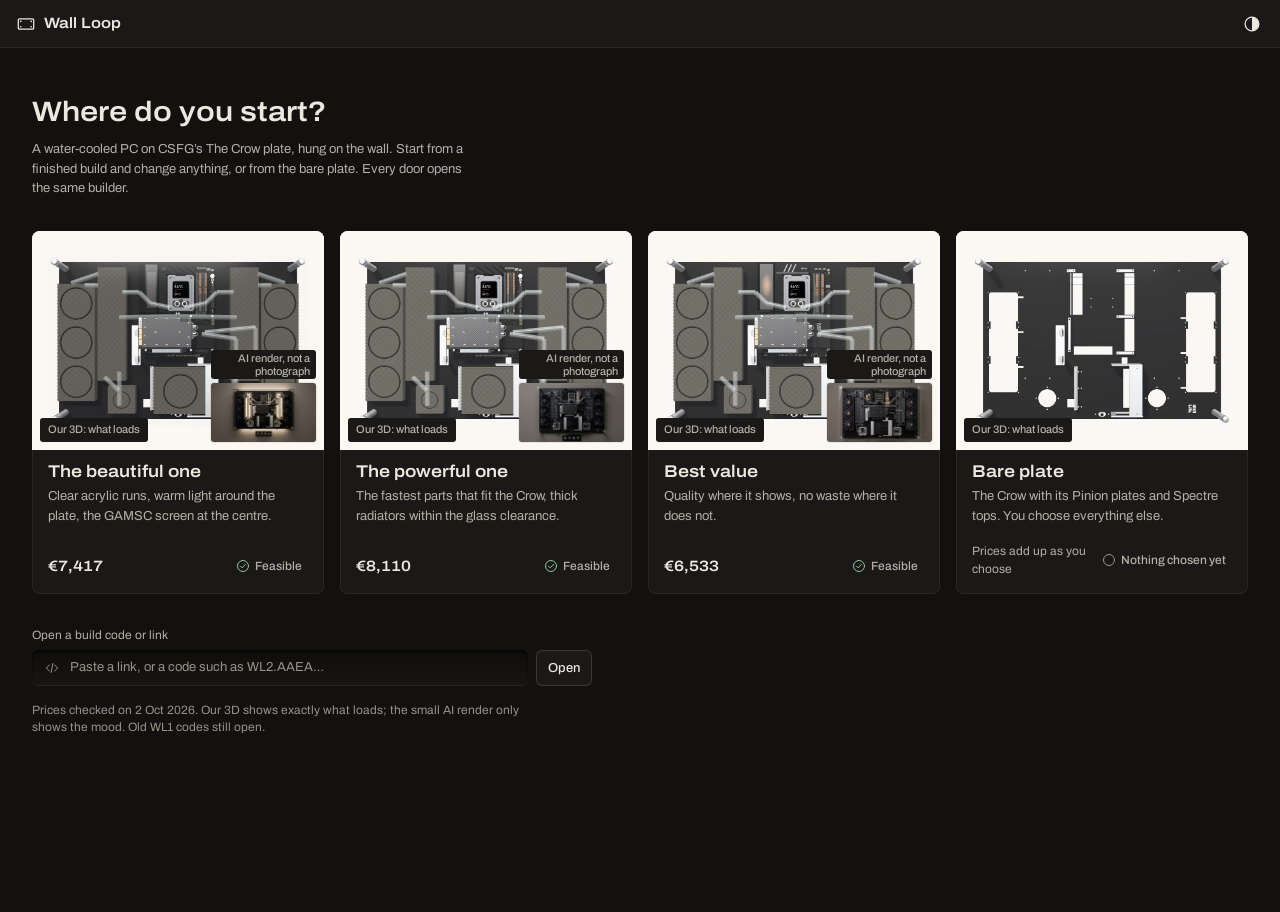
<file: next/index.html>
<!doctype html>
<html lang="en" data-theme="dark">
<head>
    <meta name="robots" content="noindex">
  <meta charset="utf-8">
  <meta name="viewport" content="width=device-width, initial-scale=1, viewport-fit=cover">
  <title>Wall Loop</title>
  <meta name="description" content="Design a custom water-cooled PC on the CSFG Crow wall plate, part by part, with an honest 3D model.">
  <meta name="theme-color" content="#1a1917">
  <link rel="icon" type="image/svg+xml" href="./favicon.svg">
  <!-- Archivo is self-hosted (DESIGN v2 section 3, OFL in fonts/OFL.txt): no third-party request -->
  <link rel="preload" href="./fonts/archivo-latin.woff2" as="font" type="font/woff2" crossorigin>
  <script>try { var t = localStorage.getItem('wallloop.v2.theme'); if (t === 'light' || t === 'dark') document.documentElement.setAttribute('data-theme', t); } catch (e) {}</script>
  <!-- pre-paint colours mirror design/tokens.css (--ground, --ink-3, --ink) so the first frame has the right theme -->
  <style>html,body{background:#121110;margin:0}html[data-theme=light],html[data-theme=light] body{background:#e3e2de}#app>.boot{color:#979187;place-items:center;height:100dvh;font:13px Archivo,system-ui,sans-serif;display:grid}.boot-error{color:#ece7df;padding:24px;font:13px Archivo,system-ui,sans-serif}</style>
  <script type="module" crossorigin src="./assets/index-BLSzAyOE.js"></script>
  <link rel="stylesheet" crossorigin href="./assets/index-BWC8aKod.css">
</head>
<body>
  <div id="app"><div class="boot">Loading the builder…</div></div>
</body>
</html>
</file>
<file: next/assets/index-BWC8aKod.css>
:root,[data-theme=dark]{--lightningcss-light: ;--lightningcss-dark:initial;color-scheme:dark;--ground:#121110;--panel:#1a1917;--panel-hi:#22201e;--panel-lo:#151413;--socket-a:#0e0d0c;--socket-b:#171614;--socket-hi-a:#151413;--socket-hi-b:#201e1c;--socket-lo-a:#080707;--socket-lo-b:#0d0c0b;--line:#2a2825;--line-2:#3a3733;--ink:#ece7df;--ink-2:#b5afa5;--ink-3:#979187;--accent:#ece7df;--on-accent:#191816;--accent-a:#f5f1ea;--accent-b:#d6d0c5;--ring:#ece7df73;--sel:var(--accent);--fit:#90c19a;--fit-tint:#90c19a1f;--check:#ddb05a;--check-tint:#ddb05a21;--fail:#f08270;--fail-tint:#f0827024;--ghost-hi:#ffffff1a;--ghost-lo:#00000059;--knob-a:#4a4640;--knob-b:#36332f;--scrim:#0807069e;--tile:#e5e2dd;--tile-line:#00000014;--wall-studio:#ecebe9;--wall-dark:#201f1e;--on-tile:#4f4c46;--sunken:inset 0 2px 3px #0009, inset 0 -1px 0 #ffffff12;--sunken-hi:inset 0 2px 3px #00000080, inset 0 -1px 0 #ffffff17;--sunken-lo:inset 0 3px 4px #000000b3, inset 0 -1px 0 #ffffff0d;--raised:inset 0 1px 0 #ffffff8c, inset 0 -2px 0 #00000047;--raised-knob:inset 0 1px 0 #ffffff1f, inset 0 -2px 0 #00000059;--pressed:inset 0 2px 3px #00000059;--float:0 6px 18px #00000059;--float-up:0 -6px 18px #00000059;--font:"Archivo", ui-sans-serif, system-ui, -apple-system, "Segoe UI", sans-serif;--wide:112.5%;--fs-11:11px;--fs-12:12px;--fs-13:13px;--fs-15:15px;--fs-17:17px;--fs-22:22px;--fs-28:28px;--fw-400:400;--fw-500:500;--fw-600:600;--lh-tight:1.15;--lh-text:1.5;--s-2:2px;--s-4:4px;--s-6:6px;--s-8:8px;--s-12:12px;--s-16:16px;--s-20:20px;--s-24:24px;--s-32:32px;--s-48:48px;--r-3:3px;--r-6:6px;--r-8:8px;--r-10:10px;--r-14:14px;--h-24:24px;--h-28:28px;--h-32:32px;--h-36:36px;--h-44:44px;--h-48:48px;--h-56:56px;--i-16:16px;--i-20:20px;--i-24:24px;--tile-desk:64px;--tile-phone:56px;--tile-inspect:320px;--bar:48px;--rail:224px;--side:456px;--gutter:16px;--ease:cubic-bezier(.4,0,.2,1);--t-100:.1s;--t-120:.12s;--t-200:.2s;--t-280:.28s;--travel:24px;--stagger:40ms}[data-theme=light]{--lightningcss-light:initial;--lightningcss-dark: ;color-scheme:light;--ground:#e3e2de;--panel:#f2f1ee;--panel-hi:#e9e8e4;--panel-lo:#e1e0dc;--socket-a:#e0dfdb;--socket-b:#ebeae6;--socket-hi-a:#e6e5e1;--socket-hi-b:#f1f0ec;--socket-lo-a:#d3d2ce;--socket-lo-b:#dcdbd7;--line:#d8d6d0;--line-2:#c2bfb8;--ink:#1c1b19;--ink-2:#4f4c46;--ink-3:#64615b;--accent:#1c1b19;--on-accent:#f2f1ee;--accent-a:#3a3834;--accent-b:#151412;--ring:#1c1b1999;--fit:#27663c;--check:#735205;--fail:#a62f25;--fit-tint:#27663c1a;--check-tint:#7352051c;--fail-tint:#a62f251a;--ghost-hi:#0000000f;--ghost-lo:#00000021;--knob-a:#fff;--knob-b:#ecebe7;--scrim:#1c1b196b;--sunken:inset 0 2px 3px #00000021, inset 0 -1px 0 #ffffffbf;--sunken-hi:inset 0 2px 3px #0000001a, inset 0 -1px 0 #ffffffd9;--sunken-lo:inset 0 3px 4px #0000002e, inset 0 -1px 0 #fff9;--raised:inset 0 1px 0 #ffffff29, inset 0 -2px 0 #00000073;--raised-knob:inset 0 1px 0 #ffffffe6, inset 0 -2px 0 #0000001a;--pressed:inset 0 2px 3px #0000002e;--float:0 6px 18px #1c1b1924;--float-up:0 -6px 18px #1c1b1924}@media (prefers-reduced-motion:reduce){:root{--t-200:.12s;--t-280:0s;--travel:0px;--stagger:0s}}@font-face{font-family:Archivo;font-style:normal;font-weight:400 600;font-stretch:62% 125%;font-display:swap;src:url(../fonts/archivo-latin.woff2)format("woff2");unicode-range:U+??,U+131,U+152-153,U+2BB-2BC,U+2C6,U+2DA,U+2DC,U+304,U+308,U+329,U+2000-206F,U+20AC,U+2122,U+2191,U+2193,U+2212,U+2215,U+FEFF,U+FFFD}@font-face{font-family:Archivo;font-style:normal;font-weight:400 600;font-stretch:62% 125%;font-display:swap;src:url(../fonts/archivo-latin-ext.woff2)format("woff2");unicode-range:U+100-2BA,U+2BD-2C5,U+2C7-2CC,U+2CE-2D7,U+2DD-2FF,U+304,U+308,U+329,U+1D00-1DBF,U+1E00-1E9F,U+1EF2-1EFF,U+2020,U+20A0-20AB,U+20AD-20C0,U+2113,U+2C60-2C7F,U+A720-A7FF}*,:before,:after{box-sizing:border-box}[hidden]{display:none!important}html,body{height:100%;margin:0}body{background:var(--ground);color:var(--ink);font-family:var(--font);font-size:var(--fs-13);line-height:var(--lh-text);-webkit-font-smoothing:antialiased;text-rendering:optimizelegibility}button{font:inherit;color:inherit}h1,h2,h3,p{margin:0}h1,h2{text-wrap:balance}.num{font-variant-numeric:tabular-nums}.sr-only{clip:rect(0 0 0 0);white-space:nowrap;border:0;width:1px;height:1px;margin:-1px;padding:0;overflow:hidden;position:absolute!important}:focus-visible{outline:2px solid var(--accent);outline-offset:2px}.ic{width:var(--i-16);height:var(--i-16);fill:none;stroke:currentColor;stroke-width:1.5px;stroke-linecap:round;stroke-linejoin:round;flex:none}.ic .f{fill:currentColor;stroke:none}.ic-20{width:var(--i-20);height:var(--i-20)}.ic-24{width:var(--i-24);height:var(--i-24)}.btn{justify-content:center;align-items:center;gap:var(--s-6);height:var(--h-32);padding:0 var(--s-12);border-radius:var(--r-6);font-size:var(--fs-13);font-weight:var(--fw-500);white-space:nowrap;cursor:pointer;touch-action:manipulation;-webkit-tap-highlight-color:transparent;transition:background-color var(--t-120) var(--ease), color var(--t-120) var(--ease), filter var(--t-120) var(--ease);background:0 0;border:0;line-height:1;display:inline-flex}.btn-ghost{color:var(--ink)}.btn-ghost:hover{background:var(--ghost-hi)}.btn-ghost:active{background:var(--ghost-lo)}.btn-icon{width:var(--h-32);padding:0}.btn-primary{height:var(--h-36);padding:0 var(--s-16);background:linear-gradient(var(--accent-a), var(--accent-b));color:var(--on-accent);box-shadow:var(--raised)}.btn-primary:hover{filter:brightness(1.08)}.btn-primary:active{box-shadow:var(--pressed);transform:translateY(1px)}.btn-outline{min-height:var(--h-32);height:auto;padding:var(--s-6) var(--s-12);background:var(--panel);box-shadow:inset 0 0 0 1px var(--line-2);color:var(--ink);line-height:var(--lh-tight)}.btn-outline:hover{background:var(--panel-hi)}.btn-outline:active{background:var(--panel-lo)}.btn-outline:focus-visible{outline:1px solid var(--ring);outline-offset:2px}.btn:disabled,.btn[aria-disabled=true]{opacity:.5;cursor:default;filter:none;background:0 0;transform:none}.btn-primary:disabled{background:var(--panel-hi);color:var(--ink-2);box-shadow:none}.seg{padding:var(--s-2);height:var(--h-32);border-radius:var(--r-10);background:linear-gradient(var(--socket-a), var(--socket-b));box-shadow:var(--sunken);display:inline-flex;position:relative}.seg button{align-items:center;gap:var(--s-6);height:var(--h-28);padding:0 var(--s-12);border-radius:var(--r-8);color:var(--ink-2);font-size:var(--fs-12);font-weight:var(--fw-500);cursor:pointer;white-space:nowrap;transition:color var(--t-120) var(--ease);background:0 0;border:0;line-height:1;display:inline-flex;position:relative}.seg button:hover{color:var(--ink)}.seg button[aria-pressed=true]{color:var(--ink);background:linear-gradient(var(--knob-a), var(--knob-b));box-shadow:var(--raised-knob)}@media (prefers-reduced-motion:reduce){*,:before,:after{transition-duration:0s!important;animation-duration:0s!important}}.pop.svelte-18a5b8a{z-index:40;overscroll-behavior:contain;border-radius:var(--r-8);background:var(--panel);max-width:calc(100vw - 16px);max-height:calc(100dvh - 72px);box-shadow:var(--float), inset 0 0 0 1px var(--line);color:var(--ink);opacity:0;transform-origin:100% 0;visibility:hidden;pointer-events:none;transition:opacity var(--t-200) var(--ease), transform var(--t-200) var(--ease), visibility 0s linear var(--t-200);outline:none;position:fixed;overflow:auto;transform:scale(.96)}.pop.is-start.svelte-18a5b8a{transform-origin:0 0}.pop.is-open.svelte-18a5b8a{opacity:1;visibility:visible;pointer-events:auto;transition:opacity var(--t-200) var(--ease), transform var(--t-200) var(--ease);transform:none}@media (max-width:719px){.pop.svelte-18a5b8a{border-radius:var(--r-14) var(--r-14) 0 0;max-width:none;max-height:78dvh;padding-bottom:env(safe-area-inset-bottom);transform:translateY(var(--travel));transition:opacity var(--t-200) var(--ease), transform var(--t-280) var(--ease), visibility 0s linear var(--t-280);bottom:0;width:auto!important;top:auto!important;left:0!important;right:0!important}.pop.is-open.svelte-18a5b8a{transition:opacity var(--t-280) var(--ease), transform var(--t-280) var(--ease);transform:none}}.name.svelte-10fgbps{gap:var(--s-6);min-width:0;padding:0 var(--s-6) 0 var(--s-8);font-size:var(--fs-13);font-weight:var(--fw-500)}.bn.svelte-10fgbps{text-overflow:ellipsis;overflow:hidden}.tag.svelte-10fgbps{font-size:var(--fs-11);font-weight:var(--fw-500);color:var(--ink-2);opacity:0;transition:opacity var(--t-200) var(--ease);line-height:1}.tag.is-on.svelte-10fgbps{opacity:1}.menu.svelte-10fgbps{padding:var(--s-4);display:grid}.menu.is-hidden.svelte-10fgbps{display:none}.item.svelte-10fgbps{align-items:center;gap:var(--s-8);height:var(--h-32);padding:0 var(--s-8);border-radius:var(--r-6);color:var(--ink);font-size:var(--fs-13);text-align:left;cursor:pointer;transition:background-color var(--t-120) var(--ease);background:0 0;border:0;display:flex}.item.svelte-10fgbps:hover{background:var(--panel-hi)}.item.svelte-10fgbps:active{background:var(--panel-lo)}.item.svelte-10fgbps:focus-visible{box-shadow:inset 0 0 0 1px var(--ring);outline:none}.form.svelte-10fgbps{gap:var(--s-8);padding:var(--s-16);display:grid}.label.svelte-10fgbps{font-size:var(--fs-12);color:var(--ink-2)}.field.svelte-10fgbps{height:var(--h-36);padding:0 var(--s-12);border-radius:var(--r-6);background:linear-gradient(var(--socket-a), var(--socket-b));box-shadow:var(--sunken);color:var(--ink);font:inherit;font-size:var(--fs-13);border:0}.field.svelte-10fgbps::placeholder{color:var(--ink-3)}.field.svelte-10fgbps:focus-visible{outline:1px solid var(--ring);outline-offset:2px}.field.is-error.svelte-10fgbps{box-shadow:var(--sunken), inset 0 0 0 1px var(--fail)}.hint.svelte-10fgbps{font-size:var(--fs-12);color:var(--ink-3);line-height:1.4}.error.svelte-10fgbps{font-size:var(--fs-12);color:var(--fail);line-height:1.4}.actions.svelte-10fgbps{justify-content:flex-end;gap:var(--s-4);margin-top:var(--s-4);display:flex}.small.svelte-10fgbps{height:var(--h-32);padding:0 var(--s-12)}@media (max-width:719px){.tag.svelte-10fgbps{display:none}.item.svelte-10fgbps{height:var(--h-44)}.field.svelte-10fgbps{height:var(--h-44);font-size:var(--fs-17)}.actions.svelte-10fgbps .btn{height:var(--h-44)}}.share.svelte-hqpccj{gap:var(--s-12);padding:var(--s-16);display:grid}.title.svelte-hqpccj{font-size:var(--fs-15);font-weight:var(--fw-600);font-stretch:var(--wide);line-height:var(--lh-tight)}.lede.svelte-hqpccj{margin-top:calc(-1 * var(--s-8));font-size:var(--fs-13);color:var(--ink-2);line-height:var(--lh-text)}.wide.svelte-hqpccj{width:100%}.code-row.svelte-hqpccj{gap:var(--s-6) var(--s-8);grid-template-columns:minmax(0,1fr) auto;grid-template-areas:"label label""code copy";align-items:center;display:grid}.code-label.svelte-hqpccj{font-size:var(--fs-12);color:var(--ink-3);grid-area:label}.code.svelte-hqpccj{gap:var(--s-2) var(--s-6);min-height:var(--h-36);padding:var(--s-8) var(--s-12);border-radius:var(--r-6);background:linear-gradient(var(--socket-a), var(--socket-b));box-shadow:var(--sunken);font-size:var(--fs-13);font-weight:var(--fw-500);color:var(--ink);-webkit-user-select:all;user-select:all;line-height:var(--lh-tight);flex-wrap:wrap;grid-area:code;display:flex}.code.svelte-hqpccj:focus-visible{outline:1px solid var(--ring);outline-offset:2px}.pending.svelte-hqpccj{color:var(--ink-3);font-weight:var(--fw-400)}.code-row.svelte-hqpccj .btn{grid-area:copy}.note.svelte-hqpccj{gap:var(--s-6);padding:var(--s-8) var(--s-12);border-radius:var(--r-6);background:var(--panel-lo);font-size:var(--fs-12);color:var(--ink-2);align-items:flex-start;line-height:1.4;display:flex}.note.svelte-hqpccj .ic{flex:none;margin-top:1px}.fine.svelte-hqpccj{font-size:var(--fs-12);color:var(--ink-3);line-height:1.4}@media (max-width:719px){.share.svelte-hqpccj{padding:var(--s-16) var(--s-16) var(--s-24)}.wide.svelte-hqpccj,.code-row.svelte-hqpccj .btn{height:var(--h-44)}}.hist.svelte-12f2ejn{gap:var(--s-8);padding:var(--s-16) var(--s-8) var(--s-12);display:grid}.title.svelte-12f2ejn{padding:0 var(--s-8);font-size:var(--fs-15);font-weight:var(--fw-600);font-stretch:var(--wide);line-height:var(--lh-tight)}.lede.svelte-12f2ejn{padding:0 var(--s-8);font-size:var(--fs-12);color:var(--ink-3);line-height:1.4}.empty.svelte-12f2ejn{margin:var(--s-4) var(--s-8) 0;padding:var(--s-12);border-radius:var(--r-8);border:1px dashed var(--line-2);font-size:var(--fs-13);color:var(--ink-2);line-height:var(--lh-text)}.rows.svelte-12f2ejn{gap:var(--s-2);overscroll-behavior:contain;max-height:420px;margin:0;padding:0;list-style:none;display:grid;overflow:auto}.row.svelte-12f2ejn{gap:var(--s-2) var(--s-8);width:100%;padding:var(--s-6) var(--s-8);border-radius:var(--r-6);color:var(--ink);text-align:left;cursor:pointer;transition:background-color var(--t-120) var(--ease);background:0 0;border:0;grid-template-columns:minmax(0,1fr) auto;grid-template-areas:"what now""meta now";align-items:center;display:grid}.row.svelte-12f2ejn:hover:not(:disabled){background:var(--panel-hi)}.row.svelte-12f2ejn:active:not(:disabled){background:var(--panel-lo)}.row.svelte-12f2ejn:focus-visible{box-shadow:inset 0 0 0 1px var(--ring);outline:none}.row.svelte-12f2ejn:disabled{cursor:default;background:var(--panel-lo)}.what.svelte-12f2ejn{font-size:var(--fs-13);line-height:var(--lh-tight);grid-area:what}.meta.svelte-12f2ejn{font-size:var(--fs-12);color:var(--ink-3);line-height:var(--lh-tight);grid-area:meta}.now.svelte-12f2ejn{align-items:center;gap:var(--s-4);font-size:var(--fs-12);font-weight:var(--fw-500);color:var(--ink);grid-area:now;display:inline-flex}.row.is-undone.svelte-12f2ejn .what:where(.svelte-12f2ejn){color:var(--ink-2)}.fine.svelte-12f2ejn{padding:0 var(--s-8);font-size:var(--fs-12);color:var(--ink-3)}@media (max-width:719px){.row.svelte-12f2ejn{min-height:var(--h-44)}.rows.svelte-12f2ejn{max-height:none}}.topbar.svelte-nmgmbz{z-index:5;align-items:center;gap:var(--s-12);height:var(--bar);padding:0 var(--s-12) 0 var(--s-16);background:var(--panel);border-bottom:1px solid var(--line);display:flex;position:relative}.brand.svelte-nmgmbz{align-items:center;gap:var(--s-8);font-size:var(--fs-15);font-weight:var(--fw-600);font-stretch:var(--wide);line-height:var(--lh-tight);white-space:nowrap;display:flex}.sep.svelte-nmgmbz{width:1px;height:var(--h-24);background:var(--line-2)}.buildname.svelte-nmgmbz{min-width:0;margin-left:calc(-1 * var(--s-4));display:flex}.actions.svelte-nmgmbz{align-items:center;gap:var(--s-4);margin-left:auto;display:flex}.vsep.svelte-nmgmbz{width:1px;height:var(--h-24);background:var(--line);margin:0 var(--s-8)}.pill.svelte-nmgmbz{align-items:center;gap:var(--s-6);height:var(--h-32);padding:0 var(--s-12) 0 var(--s-8);border-radius:var(--r-14);box-shadow:inset 0 0 0 1px var(--line-2);color:var(--ink);font-size:var(--fs-13);font-weight:var(--fw-500);white-space:nowrap;transition:background-color var(--t-120) var(--ease), color var(--t-120) var(--ease);line-height:1;display:inline-flex}.pill.is-fits.svelte-nmgmbz .ic{color:var(--fit)}.pill.is-caution.svelte-nmgmbz,.pill.is-route.svelte-nmgmbz{background:var(--check-tint);color:var(--check);box-shadow:none}.pill.is-fail.svelte-nmgmbz{background:var(--fail-tint);color:var(--fail);box-shadow:none}.money.svelte-nmgmbz{align-items:center;column-gap:var(--s-8);margin:0 var(--s-4) 0 var(--s-12);grid-template-rows:auto auto;grid-template-columns:auto auto;display:grid}.total.svelte-nmgmbz{text-align:right;min-width:72px;font-size:var(--fs-17);font-weight:var(--fw-600);font-stretch:var(--wide);line-height:var(--lh-tight);grid-row:1}.band.svelte-nmgmbz{width:48px;height:10px;margin-top:var(--s-2);grid-area:2/1;justify-self:end;position:relative}.track.svelte-nmgmbz{background:var(--line-2);border-radius:2px;height:4px;position:absolute;top:3px;left:0;right:0}.tick.svelte-nmgmbz{background:var(--ink);border-radius:1px;width:2px;height:10px;position:absolute;top:0;left:0}.band.is-off.svelte-nmgmbz .track:where(.svelte-nmgmbz){background:var(--check-tint)}.band.is-off.svelte-nmgmbz .tick:where(.svelte-nmgmbz){background:var(--check)}.off.svelte-nmgmbz{font-size:var(--fs-12);font-weight:var(--fw-500);color:var(--check);white-space:nowrap;grid-area:1/2/span 2}.phone.svelte-nmgmbz{display:none}@media (max-width:719px){.topbar.svelte-nmgmbz{height:var(--h-44);gap:var(--s-4);padding:0 var(--s-4);position:sticky;top:0}.brand.svelte-nmgmbz,.desk.svelte-nmgmbz{display:none}.phone.svelte-nmgmbz{display:inline-flex}.buildname.svelte-nmgmbz{flex:1;margin-left:0}.money.svelte-nmgmbz{margin:0 var(--s-4)}.total.svelte-nmgmbz{min-width:0;font-size:var(--fs-15)}.pill.svelte-nmgmbz{height:var(--h-28);padding:0 var(--s-8) 0 var(--s-6);font-size:var(--fs-12)}.pill.is-fits.svelte-nmgmbz{box-shadow:none;padding:0 var(--s-4)}.pill.is-fits.svelte-nmgmbz .pill-txt:where(.svelte-nmgmbz){clip:rect(0 0 0 0);white-space:nowrap;width:1px;height:1px;position:absolute;overflow:hidden}.share.svelte-nmgmbz,.actions.svelte-nmgmbz .btn-icon{width:var(--h-44);height:var(--h-44);padding:0}.share-label.svelte-nmgmbz{clip:rect(0 0 0 0);white-space:nowrap;width:1px;height:1px;position:absolute;overflow:hidden}}.rail.svelte-11d7bbp{background:var(--panel);flex-direction:column;height:100%;min-height:0;display:flex}.rail-head.svelte-11d7bbp{align-items:flex-start;gap:var(--s-4);padding:var(--s-16) var(--s-12) var(--s-8) var(--s-16);display:flex}.rail-title.svelte-11d7bbp{flex:1;min-width:0}h2.svelte-11d7bbp{font-size:var(--fs-15);font-weight:var(--fw-600);font-stretch:var(--wide);line-height:var(--lh-tight)}.rail-head.svelte-11d7bbp p:where(.svelte-11d7bbp){font-size:var(--fs-12);color:var(--ink-3);margin-top:var(--s-4);line-height:1.3}.rail-list.svelte-11d7bbp{padding:0 var(--s-8) var(--s-12);overscroll-behavior:contain;flex:1;margin:0;list-style:none;overflow:auto}.rail-row.svelte-11d7bbp{align-items:center;gap:var(--s-8);min-height:var(--h-44);padding:var(--s-6) var(--s-8);border-radius:var(--r-6);color:var(--ink-2);transition:background-color var(--t-120) var(--ease);grid-template-columns:28px minmax(0,1fr) 16px;text-decoration:none;display:grid}.rail-row.svelte-11d7bbp:hover{background:var(--panel-hi)}.rail-row.svelte-11d7bbp:active{background:var(--panel-lo)}.rail-row.svelte-11d7bbp:focus-visible{box-shadow:inset 0 0 0 1px var(--ring);outline:none}.rail-row[aria-current=step].svelte-11d7bbp{background:var(--panel-hi);box-shadow:inset 0 0 0 1px var(--line-2)}.rail-row[aria-current=step].svelte-11d7bbp:focus-visible{box-shadow:inset 0 0 0 1px var(--ring)}.rail-ic.svelte-11d7bbp{width:28px;height:28px;color:var(--ink-3);place-items:center;display:grid;position:relative}.rail-row[aria-current=step].svelte-11d7bbp .rail-ic:where(.svelte-11d7bbp){color:var(--ink)}.rail-txt.svelte-11d7bbp{gap:var(--s-2);flex-direction:column;min-width:0;display:flex}.rail-cat.svelte-11d7bbp{font-size:var(--fs-12);color:var(--ink-3);line-height:var(--lh-tight);white-space:nowrap;text-overflow:ellipsis;overflow:hidden}.rail-pick.svelte-11d7bbp{font-size:var(--fs-13);color:var(--ink);line-height:var(--lh-tight);white-space:nowrap;text-overflow:ellipsis;overflow:hidden}.rail-row[aria-current=step].svelte-11d7bbp .rail-pick:where(.svelte-11d7bbp){font-weight:var(--fw-500)}.rail-pick.is-empty.svelte-11d7bbp{color:var(--ink-3)}.rail-st.svelte-11d7bbp{color:var(--ink-3);place-items:center;display:grid}.rail-st.is-fits.svelte-11d7bbp{color:var(--fit)}.rail-st.is-confirm.svelte-11d7bbp{color:var(--ink-2)}.rail-st.is-unchecked.svelte-11d7bbp{color:var(--ink-3)}.rail-st.is-caution.svelte-11d7bbp,.rail-st.is-route.svelte-11d7bbp{color:var(--check)}.rail-st.is-fail.svelte-11d7bbp{color:var(--fail)}.dot.svelte-11d7bbp{display:none}.rail-review.svelte-11d7bbp{margin-top:var(--s-8);padding-top:var(--s-8);border-top:1px solid var(--line)}@media (min-width:1024px) and (max-width:1279px){.rail-head.svelte-11d7bbp{display:none}.rail-list.svelte-11d7bbp{padding:var(--s-8) var(--s-8) var(--s-12)}.rail-row.svelte-11d7bbp{padding:var(--s-6) 0;grid-template-columns:1fr;justify-items:center}.rail-txt.svelte-11d7bbp,.rail-st.svelte-11d7bbp{display:none}.dot.svelte-11d7bbp{width:6px;height:6px;box-shadow:0 0 0 2px var(--panel);background:var(--ink-3);border-radius:50%;display:block;position:absolute;top:2px;right:0}.dot.is-fits.svelte-11d7bbp{background:var(--fit)}.dot.is-confirm.svelte-11d7bbp{background:var(--ink-2)}.dot.is-caution.svelte-11d7bbp,.dot.is-route.svelte-11d7bbp{background:var(--check)}.dot.is-fail.svelte-11d7bbp{background:var(--fail)}.dot.is-unchecked.svelte-11d7bbp,.dot.is-empty.svelte-11d7bbp{box-shadow:inset 0 0 0 1px var(--ink-3), 0 0 0 2px var(--panel);background:0 0}.rail-row.svelte-11d7bbp:hover .dot:where(.svelte-11d7bbp),.rail-row[aria-current=step].svelte-11d7bbp .dot:where(.svelte-11d7bbp){box-shadow:0 0 0 2px var(--panel-hi)}}.rail.is-sheet.svelte-11d7bbp .rail-head:where(.svelte-11d7bbp){padding:var(--s-12) var(--s-8) var(--s-8) var(--s-16)}.rail.is-sheet.svelte-11d7bbp .rail-head:where(.svelte-11d7bbp) .btn-icon{width:var(--h-44);height:var(--h-44)}.stage.svelte-13icn6x{background:var(--wall-studio);position:absolute;inset:0;overflow:hidden}canvas.svelte-13icn6x{touch-action:pan-y;outline:none;width:100%;height:100%;display:block}canvas.svelte-13icn6x:focus-visible{box-shadow:inset 0 0 0 1px var(--ring)}.fallback.svelte-13icn6x{padding:var(--s-24);background:var(--wall-studio);color:var(--on-tile);font-size:var(--fs-13);place-items:center;display:grid;position:absolute;inset:0}.fallback.is-loading.svelte-13icn6x p:where(.svelte-13icn6x){opacity:.7}.stage-note.svelte-13icn6x{top:var(--s-12);z-index:2;align-items:center;gap:var(--s-6);height:var(--h-28);padding:0 var(--s-8);border-radius:var(--r-6);background:var(--panel);box-shadow:var(--float);font-size:var(--fs-12);color:var(--ink-2);line-height:var(--lh-tight);white-space:nowrap;display:flex;position:absolute}.stage-note.tl.svelte-13icn6x{left:calc(var(--inset-l) + var(--s-12))}.stage-note.tr.svelte-13icn6x{right:calc(var(--inset-r) + var(--s-12))}.stage-note.svelte-13icn6x .short:where(.svelte-13icn6x){display:none}.leader.svelte-13icn6x{pointer-events:none;z-index:1;width:100%;height:100%;position:absolute;inset:0;overflow:visible}.leader.svelte-13icn6x line:where(.svelte-13icn6x){stroke:var(--ink-3);stroke-width:1px}.leader.svelte-13icn6x circle:where(.svelte-13icn6x){fill:var(--panel);stroke:var(--ink);stroke-width:1.5px}.pin.svelte-13icn6x{z-index:2;justify-items:start;gap:var(--s-4);width:264px;max-width:280px;padding:var(--s-8) var(--s-12);border-radius:var(--r-6);background:var(--panel);box-shadow:var(--float);color:var(--ink);text-align:left;font:inherit;pointer-events:none;will-change:transform;border:0;display:grid;position:absolute;top:0;left:0}.pin-name.svelte-13icn6x{font-size:var(--fs-15);font-weight:var(--fw-500);font-stretch:var(--wide);line-height:var(--lh-tight)}.pin-name.svelte-13icn6x,.pin-fact.svelte-13icn6x,.pin-fid.svelte-13icn6x,.pin.svelte-13icn6x,.leader.svelte-13icn6x{transition:opacity var(--t-120) var(--ease)}.pin.is-aside.svelte-13icn6x,.leader.is-aside.svelte-13icn6x,.pin.is-swapping.svelte-13icn6x .pin-name:where(.svelte-13icn6x),.pin.is-swapping.svelte-13icn6x .pin-ver:where(.svelte-13icn6x),.pin.is-swapping.svelte-13icn6x .pin-fact:where(.svelte-13icn6x){opacity:0}.pin-ver.svelte-13icn6x{margin-top:calc(-1 * var(--s-2));font-size:var(--fs-12);color:var(--ink-2);line-height:var(--lh-tight);transition:opacity var(--t-120) var(--ease)}.pin-fact.svelte-13icn6x{align-items:flex-start;gap:var(--s-6);font-size:var(--fs-12);color:var(--ink-2);line-height:1.3;display:flex}.pin-fact.svelte-13icn6x .ic{flex:none;margin-top:-1px}.pin.is-fits.svelte-13icn6x .pin-fact:where(.svelte-13icn6x) .ic{color:var(--fit)}.pin.is-caution.svelte-13icn6x .pin-fact:where(.svelte-13icn6x),.pin.is-route.svelte-13icn6x .pin-fact:where(.svelte-13icn6x){color:var(--check)}.pin.is-fail.svelte-13icn6x .pin-fact:where(.svelte-13icn6x){color:var(--fail)}.pin-fid.svelte-13icn6x{align-items:center;gap:var(--s-6);margin-top:var(--s-2);padding-top:var(--s-6);border-top:1px solid var(--line);font-size:var(--fs-12);color:var(--ink-2);line-height:var(--lh-tight);justify-self:stretch;display:flex}.ghost-tag.svelte-13icn6x{z-index:2;height:var(--h-24);padding:0 var(--s-8);border-radius:var(--r-3);background:var(--panel);box-shadow:var(--float);font-size:var(--fs-12);color:var(--ink);white-space:nowrap;pointer-events:none;align-items:center;line-height:1;display:flex;position:absolute;top:0;left:0}.ghost-tag.is-check.svelte-13icn6x{color:var(--check)}.ghost-tag.is-fail.svelte-13icn6x{color:var(--fail)}.dock.svelte-13icn6x{bottom:var(--s-12);z-index:2;align-items:center;gap:var(--s-4);padding:var(--s-4);border-radius:var(--r-10);background:var(--panel);box-shadow:var(--float);display:flex;position:absolute}.dock.bl.svelte-13icn6x{left:calc(var(--inset-l) + var(--s-12))}.dock.br.svelte-13icn6x{right:calc(var(--inset-r) + var(--s-12))}@media (max-width:1279px){.stage-note.svelte-13icn6x .long:where(.svelte-13icn6x){display:none}.stage-note.svelte-13icn6x .short:where(.svelte-13icn6x){display:inline}}@media (max-width:1023px){.stage-note.svelte-13icn6x{top:var(--s-8)}.stage-note.tl.svelte-13icn6x{left:var(--s-8)}.stage-note.tr.svelte-13icn6x{right:var(--s-8)}.dock.svelte-13icn6x{bottom:var(--s-8)}.dock.bl.svelte-13icn6x{left:var(--s-8)}.dock.br.svelte-13icn6x{right:var(--s-8)}}@media (max-width:719px){.stage-note.tl.svelte-13icn6x{display:none}.pin.svelte-13icn6x{width:232px;padding:var(--s-6) var(--s-8);gap:var(--s-2);pointer-events:auto;cursor:pointer}.pin-name.svelte-13icn6x{max-width:100%;font-size:var(--fs-13);-webkit-line-clamp:2;line-clamp:2;-webkit-box-orient:vertical;display:-webkit-box;overflow:hidden}.pin-fid.svelte-13icn6x{border-top:0;margin-top:0;padding-top:0}.pin-fact.svelte-13icn6x{display:none}.pin.is-fact.svelte-13icn6x .pin-fact:where(.svelte-13icn6x){display:flex}.dock.svelte-13icn6x{padding:var(--s-2)}.seg-label.svelte-13icn6x{clip:rect(0 0 0 0);white-space:nowrap;width:1px;height:1px;position:absolute;overflow:hidden}.dock.svelte-13icn6x .seg{height:auto}.dock.svelte-13icn6x .seg button,.dock.svelte-13icn6x .btn{height:var(--h-36);min-width:var(--h-44);justify-content:center}}.segs.svelte-1rsv275{padding:var(--s-2);height:var(--h-32);border-radius:var(--r-10);background:linear-gradient(var(--socket-a), var(--socket-b));box-shadow:var(--sunken);display:inline-flex;position:relative}.knob.svelte-1rsv275{left:0;top:var(--s-2);height:var(--h-28);border-radius:var(--r-8);opacity:0;pointer-events:none;transform-origin:0;background:linear-gradient(var(--knob-a), var(--knob-b));width:0;box-shadow:var(--raised-knob);transition:transform var(--t-200) var(--ease);position:absolute}button.svelte-1rsv275{align-items:center;gap:var(--s-4);height:var(--h-28);padding:0 var(--s-8);border-radius:var(--r-8);color:var(--ink-2);font-size:var(--fs-12);font-weight:var(--fw-500);cursor:pointer;white-space:nowrap;transition:color var(--t-120) var(--ease), background-color var(--t-120) var(--ease);background:0 0;border:0;line-height:1;display:inline-flex;position:relative}.count.svelte-1rsv275{color:var(--ink-3);font-weight:var(--fw-400)}button[aria-checked=true].svelte-1rsv275{color:var(--ink)}button[aria-checked=true].svelte-1rsv275 .count:where(.svelte-1rsv275){color:var(--ink-2)}@media (hover:hover) and (pointer:fine){button.svelte-1rsv275:not([aria-checked=true]):not([aria-disabled=true]):hover{background:var(--ghost-hi);color:var(--ink)}}button.svelte-1rsv275:not([aria-checked=true]):not([aria-disabled=true]):active{background:var(--ghost-lo)}button.svelte-1rsv275:focus-visible{outline:1px solid var(--ring);outline-offset:0}button[aria-disabled=true].svelte-1rsv275{opacity:.5;cursor:default}@media (max-width:719px){.segs.svelte-1rsv275{height:auto}button.svelte-1rsv275,.knob.svelte-1rsv275{height:var(--h-36)}}.vp.svelte-vyuyps{pointer-events:auto;display:inline-flex;position:relative}.vp-btn.svelte-vyuyps{align-items:center;gap:var(--s-4);height:var(--h-24);padding:0 var(--s-2) 0 var(--s-6);border-radius:var(--r-3);box-shadow:inset 0 0 0 1px var(--line-2);color:var(--ink-2);font-size:var(--fs-12);font-weight:var(--fw-500);cursor:pointer;white-space:nowrap;transition:background-color var(--t-120) var(--ease), color var(--t-120) var(--ease);background:0 0;border:0;line-height:1;display:inline-flex}.vp-spread.svelte-vyuyps{color:var(--ink-3);font-weight:var(--fw-400)}.vp-btn.svelte-vyuyps:hover,.vp-btn[aria-expanded=true].svelte-vyuyps{background:var(--ghost-hi);color:var(--ink)}.vp-btn.svelte-vyuyps:active{background:var(--ghost-lo)}.vp-btn.svelte-vyuyps:focus-visible{outline:1px solid var(--ring);outline-offset:2px}.vp-pop.svelte-vyuyps{z-index:30;gap:var(--s-2);min-width:240px;padding:var(--s-4);border-radius:var(--r-8);background:var(--panel);box-shadow:var(--float), inset 0 0 0 1px var(--line);opacity:0;transform-origin:0 0;visibility:hidden;pointer-events:none;transition:opacity var(--t-100) var(--ease), transform var(--t-100) var(--ease), visibility 0s linear var(--t-100);display:grid;position:fixed;transform:scale(.96)}.vp-pop.is-up.svelte-vyuyps{transform-origin:0 100%;translate:0 -100%}.vp-pop.is-open.svelte-vyuyps{opacity:1;visibility:visible;pointer-events:auto;transition:opacity var(--t-100) var(--ease), transform var(--t-100) var(--ease);transform:none}.vp-pop.svelte-vyuyps button:where(.svelte-vyuyps){grid-template-columns:var(--i-16) minmax(0, 1fr) auto;align-items:center;gap:var(--s-6);height:var(--h-32);padding:0 var(--s-8) 0 var(--s-6);border-radius:var(--r-6);color:var(--ink-2);font-size:var(--fs-12);font-weight:var(--fw-500);text-align:left;cursor:pointer;white-space:nowrap;transition:background-color var(--t-120) var(--ease), color var(--t-120) var(--ease);background:0 0;border:0;display:grid}.vp-pop.svelte-vyuyps button:where(.svelte-vyuyps):hover,.vp-pop.svelte-vyuyps button:where(.svelte-vyuyps):focus-visible{background:var(--panel-hi);color:var(--ink);outline:none}.vp-pop.svelte-vyuyps button:where(.svelte-vyuyps):focus-visible{box-shadow:inset 0 0 0 1px var(--ring)}.vp-pop.svelte-vyuyps button:where(.svelte-vyuyps):active{background:var(--panel-lo)}.vp-pop.svelte-vyuyps button[aria-checked=true]:where(.svelte-vyuyps){background:linear-gradient(var(--knob-a), var(--knob-b));box-shadow:var(--raised-knob);color:var(--ink)}.vp-pop.svelte-vyuyps button.is-shown:where(.svelte-vyuyps){box-shadow:inset 0 0 0 1px var(--ink-3);color:var(--ink)}.vp-mark.svelte-vyuyps{place-items:center;display:grid}.vp-price.svelte-vyuyps{color:var(--ink-3);font-weight:var(--fw-400)}.vp-pop.svelte-vyuyps button[aria-checked=true]:where(.svelte-vyuyps) .vp-price:where(.svelte-vyuyps),.vp-pop.svelte-vyuyps button.is-shown:where(.svelte-vyuyps) .vp-price:where(.svelte-vyuyps){color:var(--ink-2)}@media (max-width:719px){.vp-btn.svelte-vyuyps{height:var(--h-36)}.vp-pop.svelte-vyuyps button:where(.svelte-vyuyps){height:var(--h-44)}}.opt-clip.svelte-1rmwvf{min-height:0;margin:calc(-1 * var(--s-8)) calc(-1 * var(--s-8)) 0;padding:var(--s-8) var(--s-8) 0;overflow:hidden}.opt-card.svelte-1rmwvf{isolation:isolate;margin-bottom:var(--s-8);border-radius:var(--r-8);background:linear-gradient(var(--socket-a), var(--socket-b));box-shadow:var(--sunken);column-gap:var(--s-12);padding:var(--s-12);grid-template-columns:auto minmax(0,1fr);grid-template-areas:"tiles body""meta meta";display:grid;position:relative}.opt-card.svelte-1rmwvf:before,.opt-card.svelte-1rmwvf:after{content:"";border-radius:inherit;pointer-events:none;opacity:0;transition:opacity var(--t-120) var(--ease);position:absolute;inset:0}.opt-card.svelte-1rmwvf:before{z-index:-1;background:linear-gradient(var(--socket-hi-a), var(--socket-hi-b));box-shadow:var(--sunken-hi)}.opt-card.svelte-1rmwvf:after{box-shadow:inset 0 0 0 1px var(--ring);z-index:2}@media (hover:hover) and (pointer:fine){.opt-card.svelte-1rmwvf:hover:before,.opt-card.svelte-1rmwvf:hover:after{opacity:1}}.opt-card.svelte-1rmwvf:has(.card:where(.svelte-1rmwvf):active){background:linear-gradient(var(--socket-lo-a), var(--socket-lo-b));box-shadow:var(--sunken-lo)}.opt-card.svelte-1rmwvf:has(.card:where(.svelte-1rmwvf):active):before{opacity:0;transition:none}.opt-card.svelte-1rmwvf:has(.opt-input:where(.svelte-1rmwvf):focus-visible){outline:1px solid var(--ring);outline-offset:2px}.opt-card.is-selected.svelte-1rmwvf:after{opacity:1;box-shadow:inset 0 0 0 2px var(--sel)}.opt-input.svelte-1rmwvf{opacity:0;pointer-events:none;width:1px;height:1px;margin:0;position:absolute}.card.svelte-1rmwvf{cursor:pointer;-webkit-user-select:none;user-select:none;-webkit-tap-highlight-color:transparent;touch-action:manipulation;grid-area:body;min-width:0;display:block;position:static}.card.svelte-1rmwvf:before{content:"";z-index:0;border-radius:var(--r-8);position:absolute;inset:0}.tiles.svelte-1rmwvf,.meta.svelte-1rmwvf{z-index:1;pointer-events:none;position:relative}.tile.svelte-1rmwvf,.chip.svelte-1rmwvf,.badge.svelte-1rmwvf,.inspect.svelte-1rmwvf{pointer-events:auto}.chip.svelte-1rmwvf,.badge.svelte-1rmwvf{cursor:pointer;-webkit-user-select:none;user-select:none}.tiles.svelte-1rmwvf{gap:var(--s-4);grid-area:tiles;align-self:start;display:flex}.tile-col.svelte-1rmwvf{justify-items:center;gap:var(--s-4);display:grid}.tile.svelte-1rmwvf{width:var(--tile-desk);height:var(--tile-desk);border-radius:var(--r-6);background:var(--tile);box-shadow:inset 0 0 0 1px var(--tile-line);cursor:zoom-in;transition:box-shadow var(--t-120) var(--ease);border:0;place-items:center;padding:0;display:grid;overflow:hidden}.tile.svelte-1rmwvf:hover{box-shadow:inset 0 0 0 1px var(--tile-line), 0 0 0 1px var(--ring)}.tile.svelte-1rmwvf img:where(.svelte-1rmwvf){object-fit:contain;mix-blend-mode:multiply;width:100%;height:100%;display:block}.tile-empty.svelte-1rmwvf{padding:var(--s-4);font-size:var(--fs-11);font-weight:var(--fw-500);color:var(--on-tile);line-height:var(--lh-tight);text-align:center}.arc.svelte-1rmwvf{width:var(--i-24);height:var(--i-24);fill:none;stroke:var(--on-tile);stroke-width:1px;stroke-linecap:round}.cap.svelte-1rmwvf{font-size:var(--fs-11);font-weight:var(--fw-500);color:var(--ink-2);line-height:var(--lh-tight);white-space:nowrap}.tick.svelte-1rmwvf{background:var(--accent);width:20px;height:20px;color:var(--on-accent);opacity:0;box-shadow:0 0 0 2px var(--socket-a);transition:opacity var(--t-120) var(--ease);pointer-events:none;border-radius:50%;place-items:center;display:grid;position:absolute;top:-6px;left:-6px}.is-selected.svelte-1rmwvf .tick:where(.svelte-1rmwvf){opacity:1}.name.svelte-1rmwvf{font-size:var(--fs-15);font-weight:var(--fw-500);font-stretch:var(--wide);line-height:var(--lh-tight);display:block}.pricecol.svelte-1rmwvf{float:right;width:96px;margin-left:var(--s-8);align-items:flex-end;gap:var(--s-2);text-align:right;flex-direction:column;display:flex}.price.svelte-1rmwvf{font-size:var(--fs-15);font-weight:var(--fw-600);font-stretch:var(--wide);line-height:var(--lh-tight);white-space:nowrap}.delta.svelte-1rmwvf{font-size:var(--fs-12);color:var(--ink-2);line-height:var(--lh-tight);white-space:nowrap}.delta.is-in.svelte-1rmwvf{color:var(--ink);font-weight:var(--fw-500);align-items:center;gap:var(--s-4);display:inline-flex}.mark.svelte-1rmwvf{align-items:center;gap:var(--s-4);font-size:var(--fs-12);color:var(--ink-2);line-height:var(--lh-tight);white-space:nowrap;display:inline-flex}.spec.svelte-1rmwvf{clear:right;font-size:var(--fs-12);color:var(--ink-3);line-height:var(--lh-tight);margin-top:var(--s-4);display:block}.diff.svelte-1rmwvf{font-size:var(--fs-13);color:var(--ink);line-height:var(--lh-tight);margin-top:var(--s-6);-webkit-line-clamp:2;line-clamp:2;-webkit-box-orient:vertical;display:-webkit-box;overflow:hidden}.soon.svelte-1rmwvf{clear:right;margin-top:var(--s-2);font-size:var(--fs-12);color:var(--ink-2);line-height:var(--lh-tight);display:block}.diff.is-fail.svelte-1rmwvf{color:var(--fail)}.meta.svelte-1rmwvf{align-items:center;gap:var(--s-4) var(--s-8);margin-top:var(--s-8);min-height:var(--h-24);flex-wrap:wrap;grid-area:meta;display:flex}.chip.svelte-1rmwvf{align-items:center;gap:var(--s-4);height:var(--h-24);padding:0 var(--s-8) 0 var(--s-6);border-radius:var(--r-3);font-size:var(--fs-12);font-weight:var(--fw-500);white-space:nowrap;color:var(--ink-2);cursor:pointer;line-height:1;display:inline-flex}.chip.is-fits.svelte-1rmwvf,.chip.is-confirm.svelte-1rmwvf,.chip.is-unchecked.svelte-1rmwvf{padding-left:0;padding-right:var(--s-4)}.chip.is-fits.svelte-1rmwvf .ic{color:var(--fit)}.chip.is-unchecked.svelte-1rmwvf .ic{color:var(--ink-3)}.chip.is-caution.svelte-1rmwvf,.chip.is-route.svelte-1rmwvf{color:var(--check);background:var(--check-tint)}.chip.is-fail.svelte-1rmwvf{color:var(--fail);background:var(--fail-tint)}.badge.svelte-1rmwvf{align-items:center;gap:var(--s-4);font-size:var(--fs-12);color:var(--ink-2);line-height:var(--lh-tight);white-space:nowrap;min-width:0;display:inline-flex}.badge.svelte-1rmwvf span:where(.svelte-1rmwvf):not(.swatch){white-space:normal}.swatch.svelte-1rmwvf{width:8px;height:8px;box-shadow:0 0 0 1px var(--line-2);border-radius:50%}.inspect.svelte-1rmwvf{height:var(--h-24);padding:0 var(--s-6);color:var(--ink);font-size:var(--fs-12);margin-left:auto}@media (max-width:719px){.tile.svelte-1rmwvf{width:var(--tile-phone);height:var(--tile-phone)}.pricecol.svelte-1rmwvf{width:auto}.diff.svelte-1rmwvf{display:block;overflow:visible}.inspect.svelte-1rmwvf{height:var(--h-44);margin-block:calc(-1 * var(--s-12))}}.sort.svelte-10zdby7{flex:none;position:relative}.sort-btn.svelte-10zdby7{height:var(--h-32);padding:0 var(--s-8);gap:var(--s-4);color:var(--ink-2);font-size:var(--fs-12)}.sort-btn.svelte-10zdby7:hover,.sort-btn[aria-expanded=true].svelte-10zdby7{color:var(--ink)}.sort-btn[aria-expanded=true].svelte-10zdby7{background:var(--ghost-hi)}.sort-btn.svelte-10zdby7:focus-visible{outline:1px solid var(--ring);outline-offset:2px}.menu.svelte-10zdby7{right:0;top:calc(100% + var(--s-4));z-index:8;min-width:200px;padding:var(--s-4);border-radius:var(--r-8);background:var(--panel);box-shadow:var(--float), inset 0 0 0 1px var(--line);opacity:0;transform-origin:100% 0;visibility:hidden;pointer-events:none;transition:opacity var(--t-100) var(--ease), transform var(--t-100) var(--ease), visibility 0s linear var(--t-100);display:grid;position:absolute;transform:scale(.96)}.menu.is-open.svelte-10zdby7{opacity:1;visibility:visible;pointer-events:auto;transition:opacity var(--t-100) var(--ease), transform var(--t-100) var(--ease);transform:none}.menu.svelte-10zdby7 button:where(.svelte-10zdby7){align-items:center;gap:var(--s-6);height:var(--h-32);padding:0 var(--s-12) 0 var(--s-6);border-radius:var(--r-6);color:var(--ink-2);font-size:var(--fs-13);text-align:left;cursor:pointer;white-space:nowrap;transition:background-color var(--t-120) var(--ease), color var(--t-120) var(--ease);background:0 0;border:0;display:flex}.menu.svelte-10zdby7 button:where(.svelte-10zdby7):hover,.menu.svelte-10zdby7 button:where(.svelte-10zdby7):focus-visible{background:var(--panel-hi);color:var(--ink);outline:none}.menu.svelte-10zdby7 button:where(.svelte-10zdby7):focus-visible{box-shadow:inset 0 0 0 1px var(--ring)}.menu.svelte-10zdby7 button:where(.svelte-10zdby7):active{background:var(--panel-lo)}.menu.svelte-10zdby7 button[aria-checked=true]:where(.svelte-10zdby7){color:var(--ink);font-weight:var(--fw-500)}.mark.svelte-10zdby7{width:var(--i-16);height:var(--i-16);place-items:center;display:grid}@media (max-width:719px){.sort-btn.svelte-10zdby7{height:var(--h-36)}.menu.svelte-10zdby7 button:where(.svelte-10zdby7){height:var(--h-44)}}.fix.svelte-1ubx2mn{left:0;right:0;bottom:var(--h-56);z-index:4;padding:var(--s-12) var(--s-16) var(--s-6);border-radius:var(--r-8) var(--r-8) 0 0;background:var(--panel);box-shadow:var(--float-up), inset 0 1px 0 var(--line-2);opacity:0;transform:translateY(var(--travel));visibility:hidden;pointer-events:none;transition:opacity var(--t-200) var(--ease), transform var(--t-200) var(--ease), visibility 0s linear var(--t-200);position:absolute}.fix.is-on.svelte-1ubx2mn{opacity:1;visibility:visible;pointer-events:auto;transition:opacity var(--t-280) var(--ease) var(--t-280), transform var(--t-280) var(--ease) var(--t-280);transform:none}.fix-bar.svelte-1ubx2mn{display:none}.fix-body.svelte-1ubx2mn{grid-template-rows:1fr;display:grid}.fix-body-in.svelte-1ubx2mn{min-height:0}.item.svelte-1ubx2mn+.item:where(.svelte-1ubx2mn){margin-top:var(--s-6);padding-top:var(--s-6);border-top:1px solid var(--line)}h3.svelte-1ubx2mn{font:inherit;margin:0}.item-btn.svelte-1ubx2mn{align-items:center;gap:var(--s-8);width:100%;min-height:var(--h-28);padding:0 var(--s-4);margin:0 calc(-1 * var(--s-4));border-radius:var(--r-6);color:inherit;font:inherit;text-align:left;cursor:pointer;transition:background-color var(--t-120) var(--ease);background:0 0;border:0;display:flex}.item-btn.svelte-1ubx2mn:disabled{cursor:default;opacity:1}.item-btn.svelte-1ubx2mn:not(:disabled):hover{background:var(--ghost-hi)}.item-btn.svelte-1ubx2mn:not(:disabled):active{background:var(--ghost-lo)}.item-btn.svelte-1ubx2mn:focus-visible{outline:1px solid var(--ring);outline-offset:0}.item-ic.svelte-1ubx2mn{width:var(--i-20);flex:none;place-items:center;display:grid}.item-title.svelte-1ubx2mn{min-width:0;font-size:var(--fs-13);font-weight:var(--fw-500);line-height:var(--lh-tight);flex:1}.item.is-open.svelte-1ubx2mn .item-title:where(.svelte-1ubx2mn){font-size:var(--fs-15);font-weight:var(--fw-600)}.is-caution.svelte-1ubx2mn .item-ic:where(.svelte-1ubx2mn),.is-route.svelte-1ubx2mn .item-ic:where(.svelte-1ubx2mn),.is-caution.svelte-1ubx2mn .item-title:where(.svelte-1ubx2mn),.is-route.svelte-1ubx2mn .item-title:where(.svelte-1ubx2mn){color:var(--check)}.is-fail.svelte-1ubx2mn .item-ic:where(.svelte-1ubx2mn),.is-fail.svelte-1ubx2mn .item-title:where(.svelte-1ubx2mn){color:var(--fail)}.chev.svelte-1ubx2mn{color:var(--ink-3);transition:transform var(--t-200) var(--ease);place-items:center;display:grid}.item.is-open.svelte-1ubx2mn .chev:where(.svelte-1ubx2mn){transform:rotate(180deg)}.item-body.svelte-1ubx2mn{opacity:0;transition:grid-template-rows var(--t-280) var(--ease), opacity var(--t-200) var(--ease);grid-template-rows:0fr;display:grid}.item.is-open.svelte-1ubx2mn .item-body:where(.svelte-1ubx2mn){opacity:1;grid-template-rows:1fr}.item-in.svelte-1ubx2mn{min-height:0;overflow:hidden}.item.svelte-1ubx2mn:not(.is-open) .item-in:where(.svelte-1ubx2mn){visibility:hidden;transition:visibility 0s linear var(--t-280)}.why.svelte-1ubx2mn{margin-top:var(--s-4);font-size:var(--fs-13);line-height:var(--lh-text);color:var(--ink-2);max-width:62ch}.fixes.svelte-1ubx2mn{margin:var(--s-8) 0 0;gap:var(--s-6);padding:0;list-style:none;display:grid}.fix-btn.svelte-1ubx2mn{align-items:baseline;row-gap:var(--s-2);column-gap:var(--s-12);text-align:left;white-space:normal;grid-template-columns:minmax(0,1fr) auto;grid-template-areas:"line result""offs offs";width:100%;display:grid}.fix-line.svelte-1ubx2mn{color:var(--ink);font-weight:var(--fw-500);grid-area:line}.fix-result.svelte-1ubx2mn{font-size:var(--fs-12);color:var(--ink-3);font-weight:var(--fw-400);text-align:right;white-space:nowrap;grid-area:result}.fix-offs.svelte-1ubx2mn{font-size:var(--fs-12);color:var(--ink-2);font-weight:var(--fw-400);grid-area:offs}.reroute.svelte-1ubx2mn{margin-top:var(--s-8);font-size:var(--fs-13);line-height:var(--lh-text);color:var(--ink-2)}.link.svelte-1ubx2mn{color:var(--ink);font:inherit;text-decoration:underline;-webkit-text-decoration-color:var(--line-2);text-decoration-color:var(--line-2);text-underline-offset:3px;cursor:pointer;transition:text-decoration-color var(--t-120) var(--ease);background:0 0;border:0;padding:0}.link.svelte-1ubx2mn:hover{-webkit-text-decoration-color:var(--ink);text-decoration-color:var(--ink)}.link.svelte-1ubx2mn:focus-visible{outline:1px solid var(--ring);outline-offset:2px;border-radius:var(--r-3)}.none.svelte-1ubx2mn{margin-top:var(--s-8);padding:var(--s-8) var(--s-12);border-radius:var(--r-6);box-shadow:inset 0 0 0 1px var(--line-2);font-size:var(--fs-13);color:var(--ink-2);line-height:var(--lh-text)}.fix-foot.svelte-1ubx2mn{align-items:center;gap:var(--s-4);margin:var(--s-8) calc(-1 * var(--s-8)) 0;display:flex}.fix-foot.svelte-1ubx2mn .btn{height:var(--h-28);padding:0 var(--s-8);font-size:var(--fs-12)}.grow.svelte-1ubx2mn{flex:1}.keep.svelte-1ubx2mn{color:var(--ink-2)}@media (max-width:1023px){.fix.svelte-1ubx2mn{bottom:calc(var(--h-56) + env(safe-area-inset-bottom));z-index:9;overscroll-behavior:contain;max-height:70svh;padding-top:var(--s-4);position:fixed;overflow:auto}.fix-bar.svelte-1ubx2mn{align-items:center;gap:var(--s-8);width:100%;min-height:var(--h-44);color:inherit;font:inherit;text-align:left;cursor:pointer;background:0 0;border:0;padding:0;display:flex}.fix-bar.svelte-1ubx2mn:focus-visible{outline:1px solid var(--ring);outline-offset:2px;border-radius:var(--r-6)}.bar-title.svelte-1ubx2mn{min-width:0;font-size:var(--fs-13);font-weight:var(--fw-600);line-height:var(--lh-tight);flex:1}.is-caution.svelte-1ubx2mn .bar-title:where(.svelte-1ubx2mn),.is-route.svelte-1ubx2mn .bar-title:where(.svelte-1ubx2mn),.is-caution.svelte-1ubx2mn .fix-bar:where(.svelte-1ubx2mn) .item-ic:where(.svelte-1ubx2mn),.is-route.svelte-1ubx2mn .fix-bar:where(.svelte-1ubx2mn) .item-ic:where(.svelte-1ubx2mn){color:var(--check)}.is-fail.svelte-1ubx2mn .bar-title:where(.svelte-1ubx2mn),.is-fail.svelte-1ubx2mn .fix-bar:where(.svelte-1ubx2mn) .item-ic:where(.svelte-1ubx2mn){color:var(--fail)}.bar-more.svelte-1ubx2mn{font-size:var(--fs-12);color:var(--ink-2);white-space:nowrap}.fix-body.svelte-1ubx2mn{opacity:0;transition:grid-template-rows var(--t-280) var(--ease), opacity var(--t-200) var(--ease);grid-template-rows:0fr}.fix-body.is-open.svelte-1ubx2mn{opacity:1;grid-template-rows:1fr}.fix-body-in.svelte-1ubx2mn{overflow:hidden}.is-single.svelte-1ubx2mn .item-head:where(.svelte-1ubx2mn){display:none}.fix-foot.svelte-1ubx2mn .btn{height:var(--h-36)}.item-btn.svelte-1ubx2mn{min-height:var(--h-36)}}.sec.svelte-1snpm5x{margin-top:var(--s-24);padding-top:var(--s-16);border-top:1px solid var(--line)}h3.svelte-1snpm5x{font-size:var(--fs-15);font-weight:var(--fw-600);font-stretch:var(--wide);line-height:var(--lh-tight)}.intro.svelte-1snpm5x{margin-top:var(--s-6);max-width:62ch;font-size:var(--fs-13);line-height:var(--lh-text);color:var(--ink-2)}.opts.svelte-1snpm5x{margin:var(--s-12) 0 0;border:0;min-width:0;padding:0}.list.svelte-1snpm5x{margin:0;padding:0;list-style:none;display:grid}.opt.svelte-1snpm5x{list-style:none;display:grid}.panel-in.svelte-9ta58u{flex-direction:column;height:100%;min-height:0;display:flex;position:relative}.step-head.svelte-9ta58u{padding:var(--s-16) var(--s-16) var(--s-8);flex:none}.step-title-row.svelte-9ta58u{justify-content:space-between;align-items:center;gap:var(--s-12);display:flex}h2.svelte-9ta58u{align-items:center;gap:var(--s-8);font-size:var(--fs-22);font-weight:var(--fw-600);font-stretch:var(--wide);line-height:var(--lh-tight);outline:none;display:flex}.step-count.svelte-9ta58u{font-size:var(--fs-12);color:var(--ink-3);white-space:nowrap}.step-intro.svelte-9ta58u{margin-top:var(--s-8);color:var(--ink-2);font-size:var(--fs-13);line-height:var(--lh-text);max-width:62ch}.step-note.svelte-9ta58u{margin-top:var(--s-6);color:var(--ink-3);font-size:var(--fs-12);line-height:var(--lh-text)}.was.svelte-9ta58u{align-items:center;gap:var(--s-8);height:var(--h-32);margin-top:var(--s-12);padding:0 var(--s-4) 0 var(--s-12);border-radius:var(--r-6);background:var(--panel-lo);font-size:var(--fs-12);color:var(--ink-2);line-height:var(--lh-tight);display:flex}.was-txt.svelte-9ta58u{white-space:nowrap;text-overflow:ellipsis;flex:1;min-width:0;overflow:hidden}.was-txt.svelte-9ta58u b:where(.svelte-9ta58u){font-weight:var(--fw-500);color:var(--ink)}.was.svelte-9ta58u .btn{height:var(--h-28);padding:0 var(--s-8);font-size:var(--fs-12)}.tools.svelte-9ta58u{justify-content:space-between;align-items:center;gap:var(--s-8);margin-top:var(--s-8);flex-wrap:wrap;display:flex}.narrow.svelte-9ta58u{align-items:center;gap:var(--s-8);min-height:var(--h-32);margin-top:var(--s-8);padding:0 var(--s-4) 0 var(--s-12);border-radius:var(--r-6);box-shadow:inset 0 0 0 1px var(--line-2);font-size:var(--fs-12);color:var(--ink);line-height:var(--lh-tight);display:flex}.narrow-txt.svelte-9ta58u{min-width:0;padding-block:var(--s-6);flex:1}.narrow.svelte-9ta58u .btn{height:var(--h-28);padding:0 var(--s-8);font-size:var(--fs-12);color:var(--ink-2)}.opts.svelte-9ta58u{min-height:0;padding:var(--s-8) var(--s-16) var(--s-16);scrollbar-gutter:stable;overscroll-behavior:contain;border:0;flex:1;min-width:0;margin:0;overflow:auto}.opt-list.svelte-9ta58u{margin:0;padding:0;list-style:none;display:grid}.opt.svelte-9ta58u{opacity:1;transition:grid-template-rows var(--t-280) var(--ease), opacity var(--t-200) var(--ease) 80ms;grid-template-rows:1fr;list-style:none;display:grid}.opt.is-out.svelte-9ta58u{opacity:0;transition:opacity var(--t-200) var(--ease), grid-template-rows var(--t-280) var(--ease) var(--t-200);grid-template-rows:0fr}.show-all.svelte-9ta58u{margin-top:var(--s-4);width:100%;color:var(--ink-2)}.empty-list.svelte-9ta58u{justify-items:start;gap:var(--s-12);padding:var(--s-16);border-radius:var(--r-8);border:1px dashed var(--line-2);color:var(--ink-2);font-size:var(--fs-13);line-height:var(--lh-text);display:grid}.summary.svelte-9ta58u{min-height:0;padding:0 var(--s-16) var(--s-16);align-content:start;gap:var(--s-8);flex:1;display:grid;overflow:auto}.sum-row.svelte-9ta58u{gap:var(--s-2);padding:var(--s-12);border-radius:var(--r-8);background:var(--panel-lo);display:grid}.sum-slot.svelte-9ta58u{font-size:var(--fs-12);color:var(--ink-3)}.sum-name.svelte-9ta58u{font-size:var(--fs-15);font-weight:var(--fw-500);font-stretch:var(--wide);line-height:var(--lh-tight)}.sum-meta.svelte-9ta58u{font-size:var(--fs-12);color:var(--ink-2)}.empty.svelte-9ta58u{padding:var(--s-16);border-radius:var(--r-8);border:1px dashed var(--line-2);color:var(--ink-2);font-size:var(--fs-13);line-height:var(--lh-text)}.step-foot.svelte-9ta58u{z-index:5;justify-content:space-between;align-items:center;gap:var(--s-8);height:var(--h-56);padding:0 var(--s-16);border-top:1px solid var(--line);background:var(--panel);flex:none;display:flex;position:relative}@media (max-width:719px){.was.svelte-9ta58u{height:auto;min-height:var(--h-32);padding-block:var(--s-6)}.was-txt.svelte-9ta58u{white-space:normal;line-height:1.3}}@media (max-width:1023px){.panel-in.svelte-9ta58u{height:auto}.opts.svelte-9ta58u{overflow:visible}.step-foot.svelte-9ta58u{display:none}.summary.svelte-9ta58u{overflow:visible}}.scrim.svelte-m553od{top:0;bottom:0;left:var(--inset-l);right:var(--inset-r);z-index:6;background:var(--scrim);opacity:0;pointer-events:none;transition:opacity var(--t-200) var(--ease);position:absolute}.scrim.is-open.svelte-m553od{opacity:1;pointer-events:auto}.inspect.svelte-m553od{left:calc(var(--inset-l) + var(--s-12));right:calc(var(--inset-r) + var(--s-12));top:var(--s-12);bottom:var(--s-12);z-index:7;border-radius:var(--r-8);background:var(--panel);min-height:0;box-shadow:var(--float);opacity:0;transform:translateY(var(--travel));visibility:hidden;pointer-events:none;transition:opacity var(--t-200) var(--ease), transform var(--t-280) var(--ease), visibility 0s linear var(--t-280);outline:none;flex-direction:column;display:flex;position:absolute}.inspect.is-open.svelte-m553od{opacity:1;visibility:visible;pointer-events:auto;transition:opacity var(--t-280) var(--ease), transform var(--t-280) var(--ease);transform:none}.head.svelte-m553od{align-items:flex-start;gap:var(--s-12);padding:var(--s-16) var(--s-12) var(--s-12) var(--s-24);border-bottom:1px solid var(--line);flex:none;display:flex}.head-txt.svelte-m553od{flex:1;min-width:0}h2.svelte-m553od{font-size:var(--fs-22);font-weight:var(--fw-600);font-stretch:var(--wide);line-height:var(--lh-tight)}.sub.svelte-m553od{margin-top:var(--s-4);font-size:var(--fs-13);color:var(--ink-2)}.chips.svelte-m553od{align-items:center;gap:var(--s-4) var(--s-12);margin-top:var(--s-12);flex-wrap:wrap;display:flex}.chip.svelte-m553od{align-items:center;gap:var(--s-4);height:var(--h-24);padding:0 var(--s-8) 0 var(--s-6);border-radius:var(--r-3);font-size:var(--fs-12);font-weight:var(--fw-500);color:var(--ink-2);white-space:nowrap;display:inline-flex}.chip.is-fits.svelte-m553od,.chip.is-confirm.svelte-m553od,.chip.is-unchecked.svelte-m553od{padding-left:0}.chip.is-unchecked.svelte-m553od .ic{color:var(--ink-3)}.chip.is-fits.svelte-m553od .ic{color:var(--fit)}.chip.is-caution.svelte-m553od,.chip.is-route.svelte-m553od{color:var(--check);background:var(--check-tint)}.chip.is-fail.svelte-m553od{color:var(--fail);background:var(--fail-tint)}.badge.svelte-m553od{align-items:center;gap:var(--s-4);font-size:var(--fs-12);color:var(--ink-2);white-space:nowrap;display:inline-flex}.swatch.svelte-m553od{width:8px;height:8px;box-shadow:0 0 0 1px var(--line-2);border-radius:50%}.body.svelte-m553od{min-height:0;padding:var(--s-16) var(--s-24) var(--s-24);overscroll-behavior:contain;flex:1;overflow:auto}.media.svelte-m553od{gap:var(--s-16);flex-wrap:wrap;display:flex}figure.svelte-m553od{gap:var(--s-6);margin:0;display:grid}.frame.svelte-m553od{width:var(--tile-inspect);aspect-ratio:1;border-radius:var(--r-6);background:var(--tile);max-width:100%;box-shadow:inset 0 0 0 1px var(--tile-line);place-items:center;display:grid;overflow:hidden}.frame.svelte-m553od img:where(.svelte-m553od){object-fit:contain;width:100%;height:100%}.frame.svelte-m553od .photo:where(.svelte-m553od){mix-blend-mode:multiply}.missing.svelte-m553od{font-size:var(--fs-12);color:var(--on-tile)}.arc.svelte-m553od{width:var(--i-24);height:var(--i-24);fill:none;stroke:var(--on-tile);stroke-width:1px;stroke-linecap:round}figcaption.svelte-m553od{font-size:var(--fs-12);color:var(--ink-2)}.facts.svelte-m553od{gap:var(--s-8) var(--s-32);margin-top:var(--s-24);grid-template-columns:repeat(auto-fit,minmax(240px,1fr));display:grid}h3.svelte-m553od{margin:var(--s-16) 0 var(--s-6);font-size:var(--fs-12);font-weight:var(--fw-600);color:var(--ink)}section.svelte-m553od>h3:where(.svelte-m553od):first-child{margin-top:0}.facts.svelte-m553od p:where(.svelte-m553od),.facts.svelte-m553od dd:where(.svelte-m553od),.lines.svelte-m553od,.shops.svelte-m553od{font-size:var(--fs-13);line-height:var(--lh-text);color:var(--ink-2);max-width:62ch}.note.svelte-m553od{margin-top:var(--s-6)}.lines.svelte-m553od,.shops.svelte-m553od{gap:var(--s-4);margin:0;padding:0;list-style:none;display:grid}.lines.svelte-m553od li:where(.svelte-m553od){gap:var(--s-6);align-items:flex-start;display:flex}.lines.svelte-m553od li:where(.svelte-m553od) .ic{margin-top:3px}.lines.svelte-m553od .is-fits:where(.svelte-m553od) .ic{color:var(--fit)}.lines.svelte-m553od .is-caution:where(.svelte-m553od),.lines.svelte-m553od .is-route:where(.svelte-m553od){color:var(--check)}.lines.svelte-m553od .is-fail:where(.svelte-m553od){color:var(--fail)}dl.svelte-m553od{gap:var(--s-4) var(--s-12);grid-template-columns:auto 1fr;margin:0;display:grid}dt.svelte-m553od{font-size:var(--fs-13);color:var(--ink-3)}dd.svelte-m553od{margin:0}.src.svelte-m553od{margin-left:var(--s-8);font-size:var(--fs-12);color:var(--ink-3)}.shops.svelte-m553od li:where(.svelte-m553od){column-gap:var(--s-12);grid-template-columns:minmax(0,1fr) auto;display:grid}.shops.svelte-m553od a:where(.svelte-m553od){align-items:center;gap:var(--s-4);color:var(--ink);text-decoration:underline;-webkit-text-decoration-color:var(--line-2);text-decoration-color:var(--line-2);text-underline-offset:3px;display:inline-flex}.shops.svelte-m553od a:where(.svelte-m553od):hover{-webkit-text-decoration-color:var(--ink);text-decoration-color:var(--ink)}.shops.svelte-m553od .num:where(.svelte-m553od){color:var(--ink);text-align:right}.shops.svelte-m553od .when:where(.svelte-m553od){font-size:var(--fs-12);color:var(--ink-3);grid-column:1/-1}.foot.svelte-m553od{align-items:center;gap:var(--s-4);height:var(--h-56);padding:0 var(--s-16) 0 var(--s-12);border-top:1px solid var(--line);flex:none;display:flex}.grow.svelte-m553od{flex:1}.in.svelte-m553od{align-items:center;gap:var(--s-6);font-size:var(--fs-13);font-weight:var(--fw-500);color:var(--ink);padding:0 var(--s-8);display:inline-flex}@media (max-width:1023px){.scrim.svelte-m553od{display:none}.inspect.svelte-m553od{z-index:30;padding-bottom:env(safe-area-inset-bottom);border-radius:0;position:fixed;inset:0}.head.svelte-m553od{padding:var(--s-12) var(--s-4) var(--s-12) var(--s-16)}h2.svelte-m553od{font-size:var(--fs-17)}.close.svelte-m553od{width:var(--h-44);height:var(--h-44)}.body.svelte-m553od{padding:var(--s-16)}.media.svelte-m553od{gap:var(--s-8);flex-wrap:nowrap}figure.svelte-m553od{flex:1;min-width:0}.frame.svelte-m553od{width:100%}.foot.svelte-m553od .btn{height:var(--h-44)}}.doors-page.svelte-nlsa5l{background:var(--ground);min-height:100%;color:var(--ink)}.bar.svelte-nlsa5l{z-index:2;align-items:center;gap:var(--s-8);height:var(--bar);padding:0 var(--s-12) 0 var(--s-16);background:var(--panel);border-bottom:1px solid var(--line);display:flex;position:sticky;top:0}.brand.svelte-nlsa5l{align-items:center;gap:var(--s-8);font-size:var(--fs-15);font-weight:var(--fw-600);font-stretch:var(--wide);line-height:var(--lh-tight);display:flex}.grow.svelte-nlsa5l{flex:1}.start.svelte-nlsa5l{max-width:1280px;padding:var(--s-48) var(--s-32) var(--s-48);margin:0 auto}h1.svelte-nlsa5l{font-size:var(--fs-28);font-weight:var(--fw-600);font-stretch:var(--wide);line-height:var(--lh-tight);outline:none}.lede.svelte-nlsa5l{margin-top:var(--s-12);max-width:62ch;font-size:var(--fs-13);line-height:var(--lh-text);color:var(--ink-2)}.continue.svelte-nlsa5l{align-items:center;gap:var(--s-12);margin-top:var(--s-24);padding:var(--s-8) var(--s-8) var(--s-8) var(--s-16);border-radius:var(--r-8);background:var(--panel-lo);display:flex}.cont-txt.svelte-nlsa5l{font-size:var(--fs-13);color:var(--ink);flex:1}.doors.svelte-nlsa5l{margin:var(--s-32) 0 0;gap:var(--s-16);grid-template-columns:repeat(4,minmax(0,1fr));padding:0;list-style:none;display:grid}.door.svelte-nlsa5l{border-radius:var(--r-8);background:var(--panel);box-shadow:inset 0 0 0 1px var(--line);transition:background-color var(--t-120) var(--ease), box-shadow var(--t-120) var(--ease);flex-direction:column;display:flex;position:relative;overflow:hidden}@media (hover:hover) and (pointer:fine){.door.svelte-nlsa5l:hover{background:var(--panel-hi);box-shadow:inset 0 0 0 1px var(--line), 0 0 0 1px var(--ring)}}.door.svelte-nlsa5l:has(.hit:where(.svelte-nlsa5l):active){background:var(--panel-lo)}.door.svelte-nlsa5l:has(.hit:where(.svelte-nlsa5l):focus-visible){box-shadow:inset 0 0 0 1px var(--line), 0 0 0 1px var(--ring)}.hit.svelte-nlsa5l{color:inherit;font:inherit;text-align:left;cursor:pointer;background:0 0;border:0;padding:0}.hit.svelte-nlsa5l:after{content:"";z-index:1;position:absolute;inset:0}.hit.svelte-nlsa5l:focus-visible{outline:none}.pic.svelte-nlsa5l{aspect-ratio:4/3;background:var(--wall-studio);display:block;position:relative;overflow:hidden}.ours.svelte-nlsa5l{object-fit:cover;width:100%;height:100%;display:block;position:absolute;inset:0}.pending.svelte-nlsa5l{inset:var(--s-8) var(--s-8) 52px;place-content:center;justify-items:center;gap:var(--s-8);padding:var(--s-12);border:1px dashed var(--tile-line);border-radius:var(--r-6);color:var(--on-tile);font-size:var(--fs-12);text-align:center;line-height:1.4;display:grid;position:absolute}.strip.svelte-nlsa5l{left:var(--s-8);right:var(--s-8);bottom:var(--s-8);justify-content:space-between;align-items:flex-end;gap:var(--s-8);display:flex;position:absolute}.cap.svelte-nlsa5l{height:var(--h-24);padding:0 var(--s-8);border-radius:var(--r-3);background:var(--panel);color:var(--ink-2);font-size:var(--fs-11);font-weight:var(--fw-500);white-space:nowrap;align-items:center;display:inline-flex}.inset.svelte-nlsa5l{gap:var(--s-4);justify-items:end;width:38%;display:grid}.inset.svelte-nlsa5l img:where(.svelte-nlsa5l){aspect-ratio:480/268;object-fit:cover;border-radius:var(--r-3);width:100%;height:auto;box-shadow:0 0 0 1px var(--tile-line);display:block}.inset-cap.svelte-nlsa5l{padding:var(--s-2) var(--s-6);border-radius:var(--r-3);background:var(--panel);color:var(--ink-2);font-size:var(--fs-11);font-weight:var(--fw-500);line-height:var(--lh-tight);text-align:right}.txt.svelte-nlsa5l{padding:var(--s-12) var(--s-16) var(--s-16);flex-direction:column;flex:1;display:flex}h2.svelte-nlsa5l{font-size:var(--fs-17);font-weight:var(--fw-600);font-stretch:var(--wide);line-height:var(--lh-tight)}.say.svelte-nlsa5l{margin-top:var(--s-6);font-size:var(--fs-13);line-height:var(--lh-text);color:var(--ink-2);flex:1}.foot.svelte-nlsa5l{justify-content:space-between;align-items:center;gap:var(--s-8);margin-top:var(--s-16);display:flex}.foot.svelte-nlsa5l b:where(.svelte-nlsa5l){font-size:var(--fs-15);font-weight:var(--fw-600);font-stretch:var(--wide)}.for.svelte-nlsa5l{font-size:var(--fs-12);color:var(--ink-2)}.chip.svelte-nlsa5l{align-items:center;gap:var(--s-4);height:var(--h-24);padding:0 var(--s-6);border-radius:var(--r-3);font-size:var(--fs-12);font-weight:var(--fw-500);color:var(--ink-2);white-space:nowrap;display:inline-flex}.chip.is-fits.svelte-nlsa5l .ic{color:var(--fit)}.chip.is-empty.svelte-nlsa5l .ic{color:var(--ink-3)}.chip.is-caution.svelte-nlsa5l,.chip.is-route.svelte-nlsa5l{color:var(--check);background:var(--check-tint)}.chip.is-fail.svelte-nlsa5l{color:var(--fail);background:var(--fail-tint)}.opencode.svelte-nlsa5l{gap:var(--s-6);max-width:560px;margin-top:var(--s-32);display:grid}.label.svelte-nlsa5l{font-size:var(--fs-12);color:var(--ink-2)}.in.svelte-nlsa5l{gap:var(--s-8);display:flex}.field.svelte-nlsa5l{align-items:center;gap:var(--s-8);height:var(--h-36);padding:0 var(--s-12);border-radius:var(--r-6);background:linear-gradient(var(--socket-a), var(--socket-b));box-shadow:var(--sunken);color:var(--ink-3);flex:1;display:flex}.field.svelte-nlsa5l:focus-within{box-shadow:var(--sunken), 0 0 0 1px var(--ring)}.field.is-error.svelte-nlsa5l{box-shadow:var(--sunken), inset 0 0 0 1px var(--fail)}.field.svelte-nlsa5l input:where(.svelte-nlsa5l){min-width:0;color:var(--ink);font:inherit;font-size:var(--fs-13);background:0 0;border:0;outline:none;flex:1}.field.svelte-nlsa5l input:where(.svelte-nlsa5l)::placeholder{color:var(--ink-3)}.in.svelte-nlsa5l .btn{height:var(--h-36)}.error.svelte-nlsa5l{font-size:var(--fs-12);color:var(--fail)}.fine.svelte-nlsa5l{margin-top:var(--s-16);max-width:72ch;font-size:var(--fs-12);color:var(--ink-3);line-height:1.4}@media (max-width:1279px){.doors.svelte-nlsa5l{grid-template-columns:repeat(2,minmax(0,1fr))}}@media (max-width:719px){.bar.svelte-nlsa5l{height:var(--h-44);padding:0 var(--s-4) 0 var(--s-16)}.bar.svelte-nlsa5l .btn-icon{width:var(--h-44);height:var(--h-44)}.start.svelte-nlsa5l{padding:var(--s-24) var(--s-16) var(--s-32)}h1.svelte-nlsa5l{font-size:var(--fs-22)}.continue.svelte-nlsa5l{padding:var(--s-12);flex-wrap:wrap}.continue.svelte-nlsa5l .btn{height:var(--h-44)}.doors.svelte-nlsa5l{gap:var(--s-12);margin-top:var(--s-24);grid-template-columns:1fr}.door.svelte-nlsa5l{grid-template-columns:148px minmax(0,1fr);display:grid}.pic.svelte-nlsa5l{aspect-ratio:auto;height:100%;min-height:132px}.ours.svelte-nlsa5l{object-fit:contain;height:calc(100% - 28px)}.inset.svelte-nlsa5l{display:none}.strip.svelte-nlsa5l{left:var(--s-4);right:var(--s-4);bottom:var(--s-4)}.cap.svelte-nlsa5l{height:auto;padding:var(--s-2) var(--s-4);white-space:normal;line-height:var(--lh-tight)}.pending.svelte-nlsa5l{inset:var(--s-4) var(--s-4) 36px;padding:var(--s-4);font-size:var(--fs-11);color:var(--on-tile)}.pending.svelte-nlsa5l .ic{display:none}.txt.svelte-nlsa5l{padding:var(--s-12)}h2.svelte-nlsa5l{font-size:var(--fs-15)}.say.svelte-nlsa5l{font-size:var(--fs-12);line-height:1.4}.foot.svelte-nlsa5l{margin-top:var(--s-8);flex-wrap:wrap}.in.svelte-nlsa5l .btn,.field.svelte-nlsa5l{height:var(--h-44)}.field.svelte-nlsa5l input:where(.svelte-nlsa5l){font-size:var(--fs-17)}}.app.svelte-1n46o8q{flex-direction:column;height:100dvh;display:flex}.doors-layer.svelte-1n46o8q{z-index:60;overscroll-behavior:contain;background:var(--ground);opacity:0;visibility:hidden;pointer-events:none;transition:opacity var(--t-200) var(--ease), visibility 0s linear var(--t-200);position:fixed;inset:0;overflow:auto}.doors-layer.is-on.svelte-1n46o8q{opacity:1;visibility:visible;pointer-events:auto;transition:opacity var(--t-200) var(--ease)}.skip.svelte-1n46o8q{left:var(--s-8);top:var(--s-8);z-index:50;padding:var(--s-8) var(--s-12);background:var(--panel);color:var(--ink);border-radius:var(--r-6);text-decoration:none;position:absolute;transform:translateY(-200%)}.skip.svelte-1n46o8q:focus{transform:none}.bar-wrap.svelte-1n46o8q{z-index:5;position:relative}.work.svelte-1n46o8q{flex:1;min-height:0;position:relative}.stage-wrap.svelte-1n46o8q{position:absolute;inset:0}.rail-wrap.svelte-1n46o8q{width:var(--rail);z-index:3;border-right:1px solid var(--line);position:absolute;top:0;bottom:0;left:0}.panel.svelte-1n46o8q{width:var(--side);z-index:3;background:var(--panel);border-left:1px solid var(--line);position:absolute;top:0;bottom:0;right:0}.scrim.svelte-1n46o8q,.phonebar.svelte-1n46o8q{display:none}.toast.svelte-1n46o8q{left:calc(var(--inset-l) + (100% - var(--inset-l) - var(--inset-r)) / 2);bottom:calc(var(--s-12) + var(--h-44) + var(--s-12));z-index:4;height:var(--h-44);padding:0 var(--s-16);border-radius:var(--r-6);background:var(--panel);box-shadow:var(--float);color:var(--ink);font-size:var(--fs-13);white-space:nowrap;pointer-events:none;align-items:center;gap:var(--s-12);transform:translate(-50%, var(--travel));opacity:0;transition:opacity var(--t-200) var(--ease), transform var(--t-280) var(--ease);display:flex;position:absolute}.toast.has-action.svelte-1n46o8q{padding-right:var(--s-6)}.toast.is-on.has-action.svelte-1n46o8q{pointer-events:auto}.toast.svelte-1n46o8q .btn{height:var(--h-32);padding:0 var(--s-8)}.toast.is-on.svelte-1n46o8q{opacity:1;transition:opacity var(--t-280) var(--ease), transform var(--t-280) var(--ease);transform:translate(-50%)}@media (min-width:1024px) and (max-width:1279px){.work.svelte-1n46o8q{--rail:64px}}@media (max-width:1023px){html{scroll-padding-top:calc(var(--bar) + 48svh + var(--s-8));scroll-padding-bottom:calc(var(--h-56) + var(--fix-h,0px) + var(--s-8))}.app.svelte-1n46o8q{height:auto;min-height:100dvh;padding-bottom:var(--h-56);display:block}.bar-wrap.svelte-1n46o8q{z-index:6;position:sticky;top:0}.work.svelte-1n46o8q{position:static}.stage-wrap.svelte-1n46o8q{top:var(--bar);z-index:4;height:48svh;box-shadow:0 1px 0 var(--line);position:sticky}.panel.svelte-1n46o8q{border:0;width:auto;position:static}.rail-wrap.svelte-1n46o8q{z-index:20;border-radius:var(--r-14) var(--r-14) 0 0;width:auto;max-height:78dvh;box-shadow:var(--float);overscroll-behavior:contain;transform:translateY(var(--travel));opacity:0;pointer-events:none;visibility:hidden;transition:transform var(--t-280) var(--ease), opacity var(--t-200) var(--ease), visibility 0s linear var(--t-280);border:0;position:fixed;inset:auto 0 0;overflow:hidden}.is-rail-open.svelte-1n46o8q .rail-wrap:where(.svelte-1n46o8q){opacity:1;pointer-events:auto;visibility:visible;transition:transform var(--t-280) var(--ease), opacity var(--t-280) var(--ease);transform:none}.scrim.svelte-1n46o8q{z-index:19;background:var(--scrim);opacity:0;pointer-events:none;transition:opacity var(--t-200) var(--ease);display:block;position:fixed;inset:0}.is-rail-open.svelte-1n46o8q .scrim:where(.svelte-1n46o8q){opacity:1;pointer-events:auto}.phonebar.svelte-1n46o8q{z-index:10;align-items:center;gap:var(--s-4);height:calc(var(--h-56) + env(safe-area-inset-bottom));padding:0 var(--s-12) env(safe-area-inset-bottom) var(--s-4);background:var(--panel);border-top:1px solid var(--line);display:flex;position:fixed;bottom:0;left:0;right:0}.phonebar.svelte-1n46o8q .btn-icon{width:var(--h-44);height:var(--h-44)}.phonebar.svelte-1n46o8q .btn-primary{height:var(--h-44)}.switcher.svelte-1n46o8q{min-width:0;height:var(--h-44);gap:var(--s-6);color:var(--ink);flex:1}.switcher.svelte-1n46o8q .of:where(.svelte-1n46o8q){color:var(--ink-3);font-weight:var(--fw-400)}.sw-name.svelte-1n46o8q{text-overflow:ellipsis;overflow:hidden}.toast.svelte-1n46o8q{left:50%;bottom:calc(var(--h-56) + var(--s-12) + env(safe-area-inset-bottom));z-index:12;position:fixed}}@media (max-width:719px){html{scroll-padding-top:calc(var(--h-44) + env(safe-area-inset-top) + 42svh + var(--s-8))}.bar-wrap.svelte-1n46o8q{padding-top:env(safe-area-inset-top);background:var(--panel)}.stage-wrap.svelte-1n46o8q{top:calc(var(--h-44) + env(safe-area-inset-top));height:42svh}}
</file>
